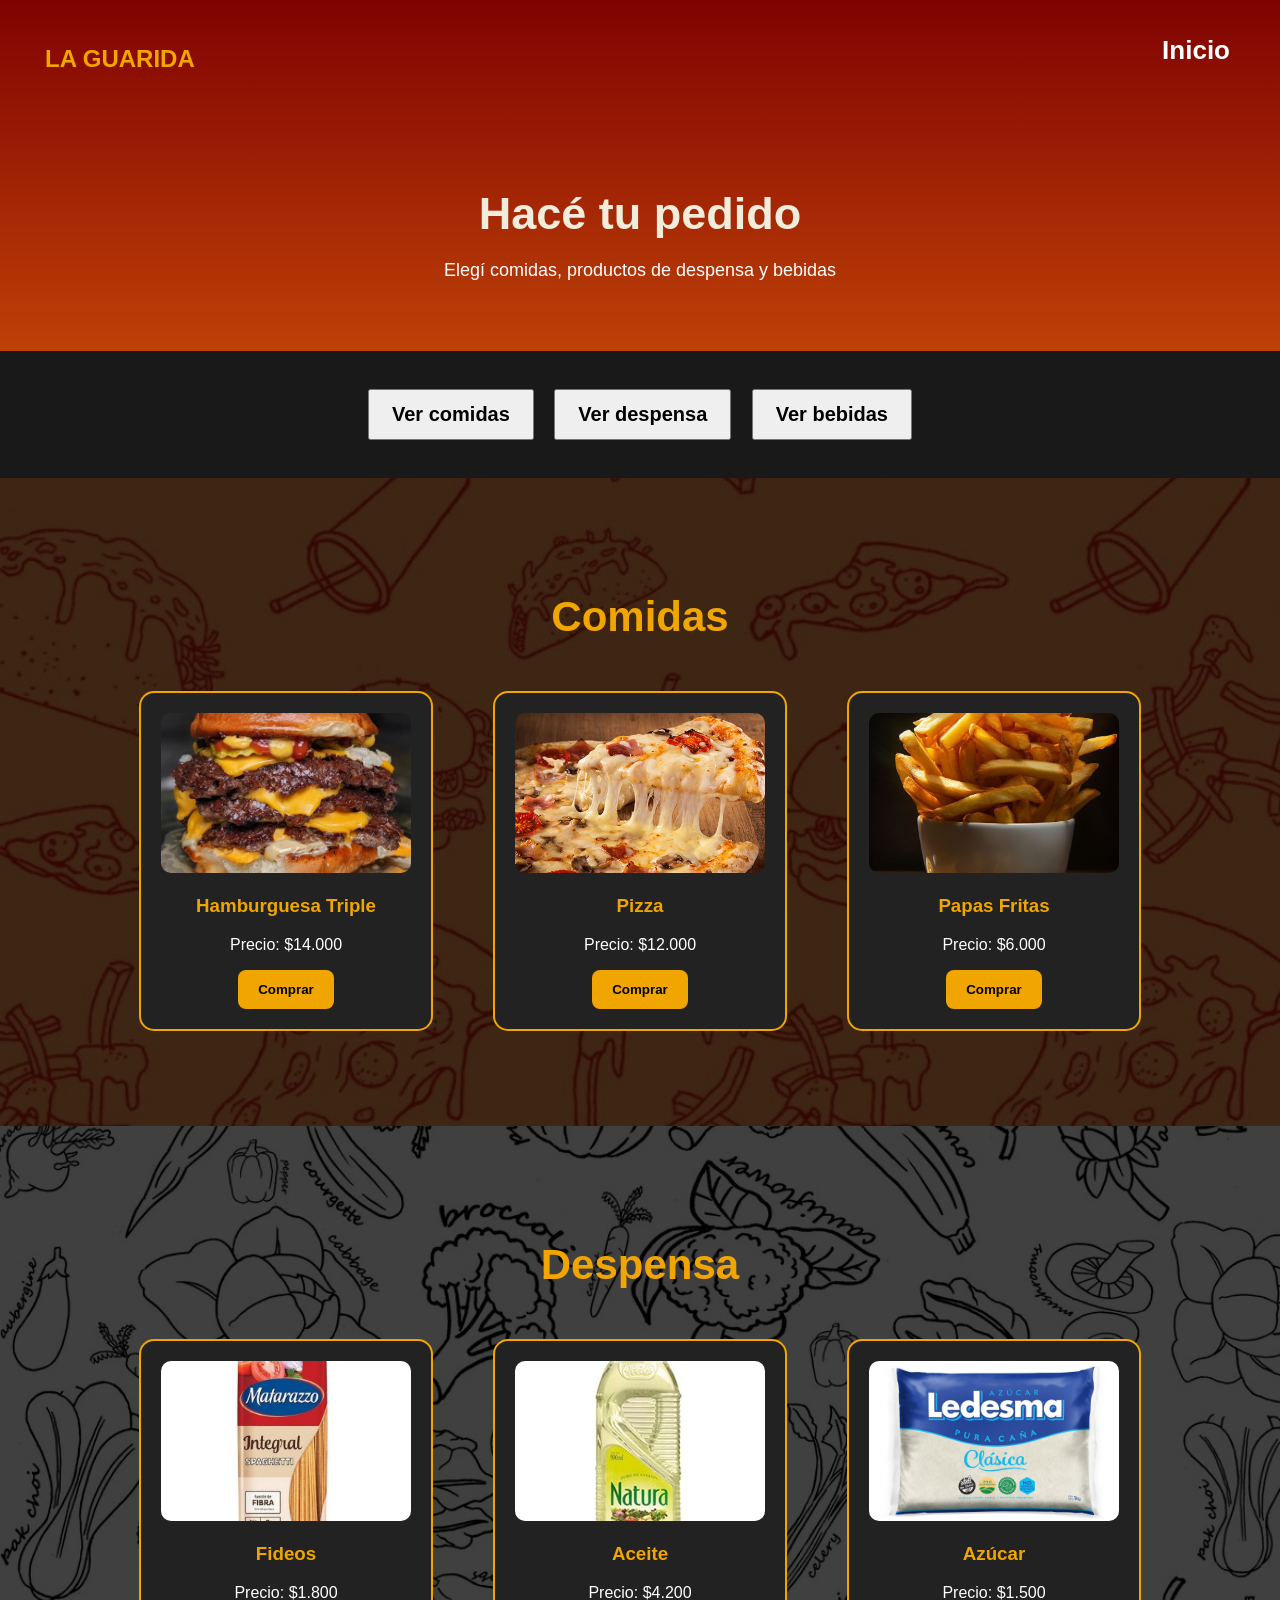
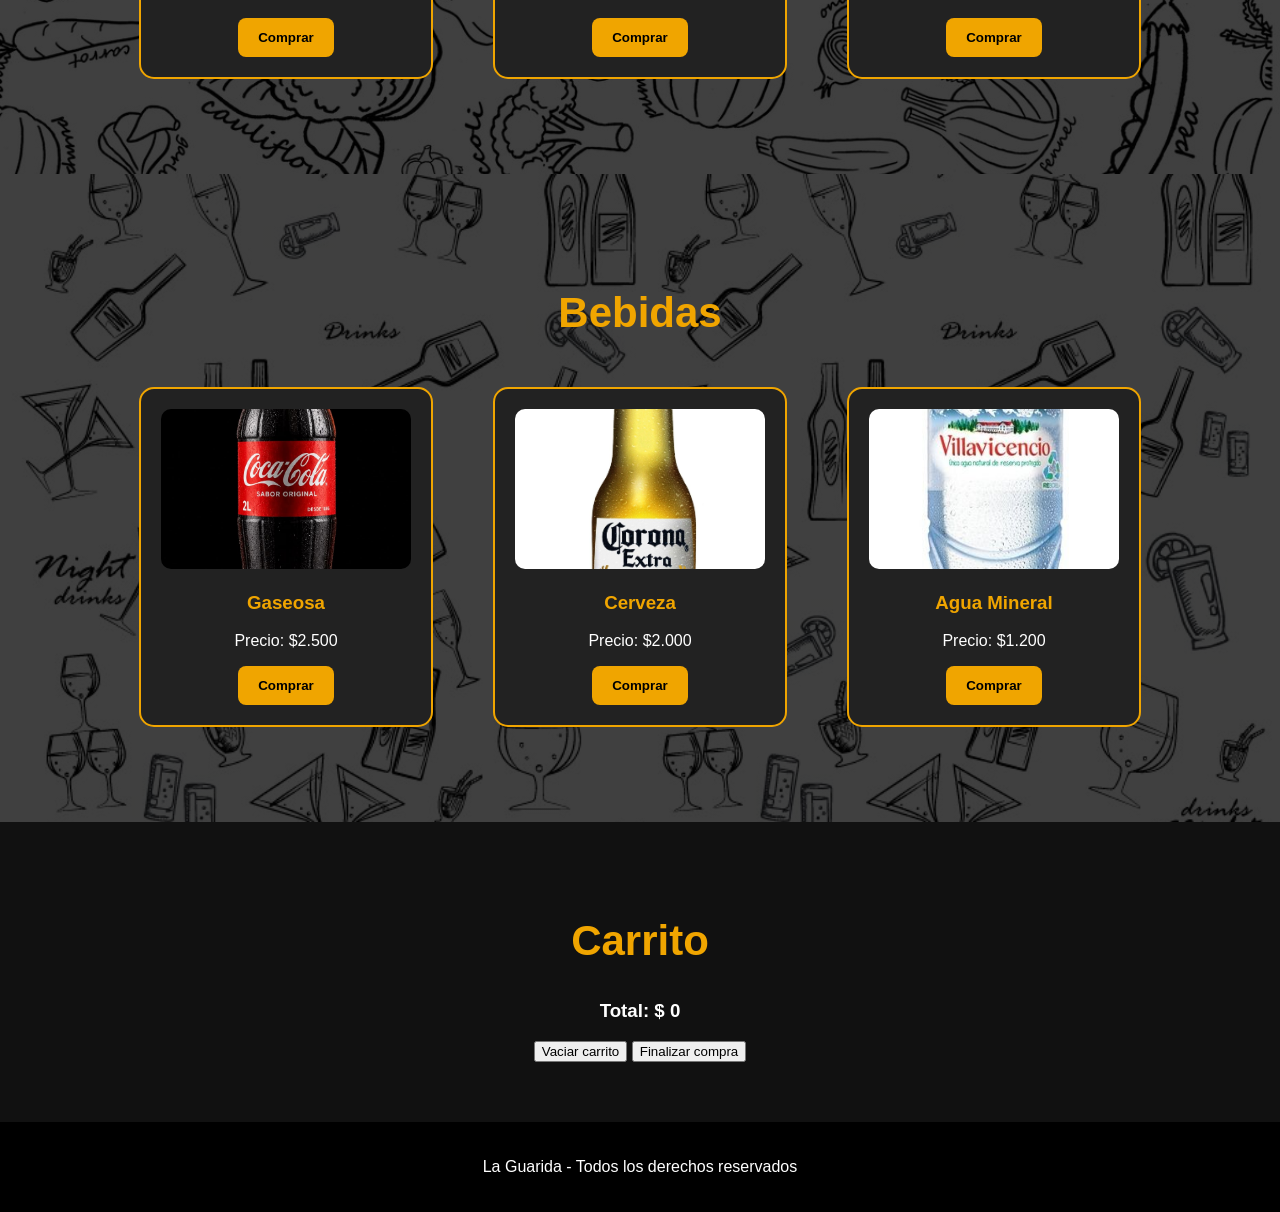
<file: productos.html>
<!DOCTYPE html>
<html lang="es">
<head>
    <meta charset="UTF-8">
    <meta name="viewport" content="width=device-width, initial-scale=1.0">
    <title>Productos - La Guarida</title>
    <link rel="stylesheet" href="style.css">
</head>

<body>

<header class="header-productos">

    <nav>
        <h2>LA GUARIDA</h2>
    </nav>

    <a href="index.html" class="inicio-banner">Inicio</a>

    <div class="titulo-productos">
        <h1>Hacé tu pedido</h1>
        <p>Elegí comidas, productos de despensa y bebidas</p>
    </div>

</header>

<div id="modal-compra" class="modal">
    <div class="modal-delivery">

        <span class="cerrar" onclick="cerrarModal()">&times;</span>

        <div class="delivery-texto">
            <h2>Express Delivery</h2>
            <p>Contamos con delivery en la zona.</p>
            <p>El envío tiene un costo adicional de <strong>$1000</strong>.</p>

            <h3>Total actual: $<span id="total-modal">0</span></h3>

            <button onclick="elegirDelivery()">Pedir con delivery</button>
            <button onclick="elegirRetiro()">Pago y retiro en local</button>
        </div>

        <div class="delivery-imagen">
            <img src="delivery.png" alt="Delivery">
        </div>

        <div id="datos-delivery" class="datos-delivery">
            <h3>Datos para delivery</h3>
            <input type="text" placeholder="Escribí tu dirección o ubicación">
            <input type="text" placeholder="Escribí tu número de teléfono">
            <input type="text" placeholder="Escribí tu nombre">

            <h3>Total con delivery: $<span id="total-delivery">0</span></h3>

            <button onclick="confirmarDelivery()">Confirmar delivery</button>
        </div>

        <div id="datos-retiro" class="datos-delivery">
            <h3>Retiro en local</h3>
            <input type="text" placeholder="Escribí tu nombre">

            <p>Pagás solo el total de la compra.</p>

            <h3>Total a pagar: $<span id="total-retiro">0</span></h3>

            <button onclick="confirmarRetiro()">Confirmar retiro</button>
        </div>

    </div>
</div>
<section class="filtros">
    <button onclick="mostrarCategoria('comidas')">Ver comidas</button>
<button onclick="mostrarCategoria('despensa')">Ver despensa</button>
<button onclick="mostrarCategoria('bebidas')">Ver bebidas</button>
</section>

<section id="comidas" class="categoria">
    <h2>Comidas</h2>

    <div class="contenedor-productos">

        <div class="producto">
            <img src="hamburguesa.jpg" alt="Hamburguesa triple">
            <h3>Hamburguesa Triple</h3>
            <p>Precio: $14.000</p>
            <button onclick="agregarAlCarrito('Hamburguesa Triple', 14000)">
        Comprar
    </button>
        </div>

        <div class="producto">
            <img src="pizza.jpg" alt="Pizza">
            <h3>Pizza</h3>
            <p>Precio: $12.000</p>
           <button onclick="agregarAlCarrito('pizza', 12000)">
        Comprar
    </button>
        </div>

        <div class="producto">
            <img src="papas.jpg" alt="Papas fritas">
            <h3>Papas Fritas</h3>
            <p>Precio: $6.000</p>
           <button onclick="agregarAlCarrito('Papas fritas', 6000)">
        Comprar
    </button>
        </div>

    </div>
</section>

<section id="despensa" class="categoria">
    <h2>Despensa</h2>

    <div class="contenedor-productos">

        <div class="producto">
            <img src="fideos.jpg" alt="Fideos">
            <h3>Fideos</h3>
            <p>Precio: $1.800</p>
           <button onclick="agregarAlCarrito('fideos', 1800)">
        Comprar
    </button>
        </div>

        <div class="producto">
            <img src="aceite.jpg" alt="Aceite">
            <h3>Aceite</h3>
            <p>Precio: $4.200</p>
            <button onclick="agregarAlCarrito('aceite', 4200)">
        Comprar
    </button>
        </div>

        <div class="producto">
            <img src="azucar.jpg" alt="Azúcar">
            <h3>Azúcar</h3>
            <p>Precio: $1.500</p>
            <button onclick="agregarAlCarrito('azucar', 1500)">
        Comprar
    </button>
        </div>

    </div>
</section>

<section id="bebidas" class="categoria">
    <h2>Bebidas</h2>

    <div class="contenedor-productos">

        <div class="producto">
            <img src="gaseosa.jpg" alt="Gaseosa">
            <h3>Gaseosa</h3>
            <p>Precio: $2.500</p>
            <button onclick="agregarAlCarrito('gaseosa', 2500)">
        Comprar
    </button>
        </div>

        <div class="producto">
            <img src="cerveza.jpg" alt="Cerveza">
            <h3>Cerveza</h3>
            <p>Precio: $2.000</p>
            <button onclick="agregarAlCarrito('cerveza', 2000)">
        Comprar
    </button>
        </div>

        <div class="producto">
            <img src="agua.jpg" alt="Agua mineral">
            <h3>Agua Mineral</h3>
            <p>Precio: $1.200</p>
            <button onclick="agregarAlCarrito('agua mineral', 1200)">
        Comprar
    </button>
        </div>

    </div>
</section>
<section class="carrito">

    <h2>Carrito</h2>

    <ul id="lista-carrito"></ul>

    <h3>
        Total: $
        <span id="total">0</span>
    </h3>

    <button onclick="vaciarCarrito()">
        Vaciar carrito
    </button>

    <button onclick="finalizarCompra()">
        Finalizar compra
    </button>

</section>
<footer>
    <p>La Guarida - Todos los derechos reservados</p>
</footer>
<script src="script.js"></script>
</body>
</html>
</file>
<file: style.css>
body {
    margin: 0;
    font-family: Arial, sans-serif;
    background-color: #111;
    color: white;
}

.banner {
    background-image: url("fondo.jpg");
    background-size: 97%;
    background-repeat: no-repeat;
    background-position: center top;
}

nav {
    display: flex;
    justify-content: space-between;
    align-items: center;
    padding: 25px 45px;
}

nav h2 {
    color: #f0a500;
}

nav a {
    color: white;
    text-decoration: none;
    font-weight: bold;
    font-size: 28px;
    margin-left: 15px;
}

.contenido-banner {
    min-height: 27vh;
    display: flex;
    justify-content: center;
    align-items: flex-end;
    padding-bottom: 120px;
}

.boton {
    background-color: #f0a500;
    color: black;
    padding: 30px 100px;
    text-decoration: none;
    border-radius: 8px;
    font-weight: bold;
}

section {
    padding: 60px;
    text-align: center;
}

section h2 {
    font-size: 42px;
    color: #f0a500;
}

.contenedor-productos {
    display: flex;
    justify-content: center;
    gap: 30px;
    flex-wrap: wrap;
}

.producto {
    background-color: #222;
    border: 2px solid #f0a500;
    width: 250px;
    padding: 20px;
    border-radius: 15px;
    margin: 15px;
}

.producto img {
    width: 100%;
    height: 160px;
    object-fit: cover;
    border-radius: 10px;
}

.producto h3 {
    color: #f0a500;
}

.producto button,
.boton-producto {
    background-color: #f0a500;
    color: black;
    border: none;
    padding: 12px 20px;
    border-radius: 8px;
    cursor: pointer;
    font-weight: bold;
    text-decoration: none;
    display: inline-block;
}

.ubicacion {
    background-color: #161616;
}

.ubicacion h2 {
    border-bottom: 3px solid #d4145a;
    display: inline-block;
}

.contenedor-ubicacion {
    display: flex;
    justify-content: center;
    gap: 40px;
    align-items: center;
    flex-wrap: wrap;
}

.horarios,
.direccion {
    text-align: left;
    width: 260px;
}

.horarios strong,
.direccion strong {
    color: #f0a500;
}

.mapa {
    width: 90%;
    max-width: 600px;
    margin: 30px auto;
}

.mapa iframe {
    width: 100%;
    height: 300px;
    border-radius: 15px;
}

#contacto {
    background-color: #111;
}

footer {
    background-color: black;
    text-align: center;
    padding: 20px;
}

/* PRODUCTOS */

.header-productos {
    position: relative;
    background: linear-gradient(to bottom, #810202fd, #be4107);
}

.header-productos .titulo-productos {
    text-align: center;
    padding: 70px 20px;
}

.header-productos .titulo-productos h1 {
    font-size: 45px;
    color: #f1ecdb;
    margin: 0 0 20px 0;
}

.header-productos .titulo-productos p {
    font-size: 18px;
    margin: 0;
}

.header-productos .inicio-banner {
    position: absolute;
    top: 35px;
    right: 50px;
    color: white;
    text-decoration: none;
    font-size: 26px;
    font-weight: bold;
}

.filtros {
    background-color: #191919;
    padding: 30px;
}

.filtros button {
    font-size: 20px;
    padding: 12px 22px;
    font-weight: bold;
    margin: 8px;
}

#comidas,
#despensa,
#bebidas {
    background-size: cover;
    background-position: center;
    background-repeat: no-repeat;
    padding: 80px 20px;
}

#comidas {
    background-image:
    linear-gradient(rgba(0,0,0,0.75), rgba(0,0,0,0.75)),
    url("fondo-comidas.jpg");
}

#despensa {
    background-image:
    linear-gradient(rgba(0,0,0,0.75), rgba(0,0,0,0.75)),
    url("fondo-despensa.jpg");
}

#bebidas {
    background-image:
    linear-gradient(rgba(0,0,0,0.75), rgba(0,0,0,0.75)),
    url("fondo-bebidas.jpg");
}

/* MODAL */

.modal {
    display: none;
    position: fixed;
    z-index: 1000;
    inset: 0;
    background-color: rgba(0,0,0,0.85);
    justify-content: center;
    align-items: center;
}

.modal-contenido {
    background-color: #222;
    border: 2px solid #f0a500;
    padding: 30px;
    width: 90%;
    max-width: 500px;
    border-radius: 15px;
    text-align: center;
    color: white;
}

.modal-delivery {
    position: relative;
    background-color: #252530;
    color: white;
    width: 90%;
    max-width: 950px;
    min-height: 420px;
    border-radius: 20px;
    padding: 40px;
    display: flex;
    gap: 30px;
    align-items: center;
    border: 2px solid #f0a500;
}

.delivery-texto {
    width: 50%;
}

.delivery-texto h2 {
    font-size: 42px;
    color: #f0a500;
}

.delivery-imagen {
    width: 50%;
    text-align: center;
}

.delivery-imagen img {
    width: 100%;
    max-height: 350px;
    object-fit: contain;
}

.cerrar {
    position: absolute;
    top: 15px;
    right: 25px;
    font-size: 35px;
    cursor: pointer;
    color: #f0a500;
}

.modal-contenido button,
.modal-delivery button {
    background-color: #f0a500;
    color: black;
    border: none;
    padding: 13px 20px;
    border-radius: 25px;
    margin: 8px;
    font-weight: bold;
    cursor: pointer;
}

.datos-delivery {
    display: none;
    position: absolute;
    bottom: 25px;
    left: 40px;
    right: 40px;
    background-color: #1c1c24;
    padding: 20px;
    border-radius: 15px;
}

.datos-delivery input {
    width: 80%;
    padding: 12px;
    border-radius: 8px;
    border: none;
}

.btn-eliminar {
    background-color: #ff3b3b;
    color: white;
    border: none;
    border-radius: 50%;
    margin-left: 10px;
    width: 28px;
    height: 28px;
    cursor: pointer;
}

/* CELULAR */

@media (max-width: 768px) {

    nav {
        padding: 15px 18px;
        gap: 10px;
    }

    nav h2 {
        font-size: 18px;
        white-space: nowrap;
    }

    nav div {
        display: flex;
        flex-direction: row;
        gap: 8px;
        flex-wrap: nowrap;
    }

    nav a {
        font-size: 13px;
        margin-left: 0;
        white-space: nowrap;
    }

    .boton {
        font-size: 20px;
        padding: 18px 45px;
    }

    .filtros {
        padding: 18px 5px;
        display: flex;
        justify-content: center;
        gap: 6px;
        flex-wrap: nowrap;
    }

    .filtros button {
        width: auto;
        margin: 0;
        font-size: 14px;
        padding: 9px 12px;
        white-space: nowrap;
    }

    .header-productos .inicio-banner {
        font-size: 18px;
        top: 18px;
        right: 25px;
    }

    .header-productos .titulo-productos {
        padding: 45px 20px 35px;
    }

    .header-productos .titulo-productos h1 {
        font-size: 34px;
    }

    .header-productos .titulo-productos p {
        font-size: 16px;
    }

    section h2 {
        font-size: 32px;
    }
}
</file>
